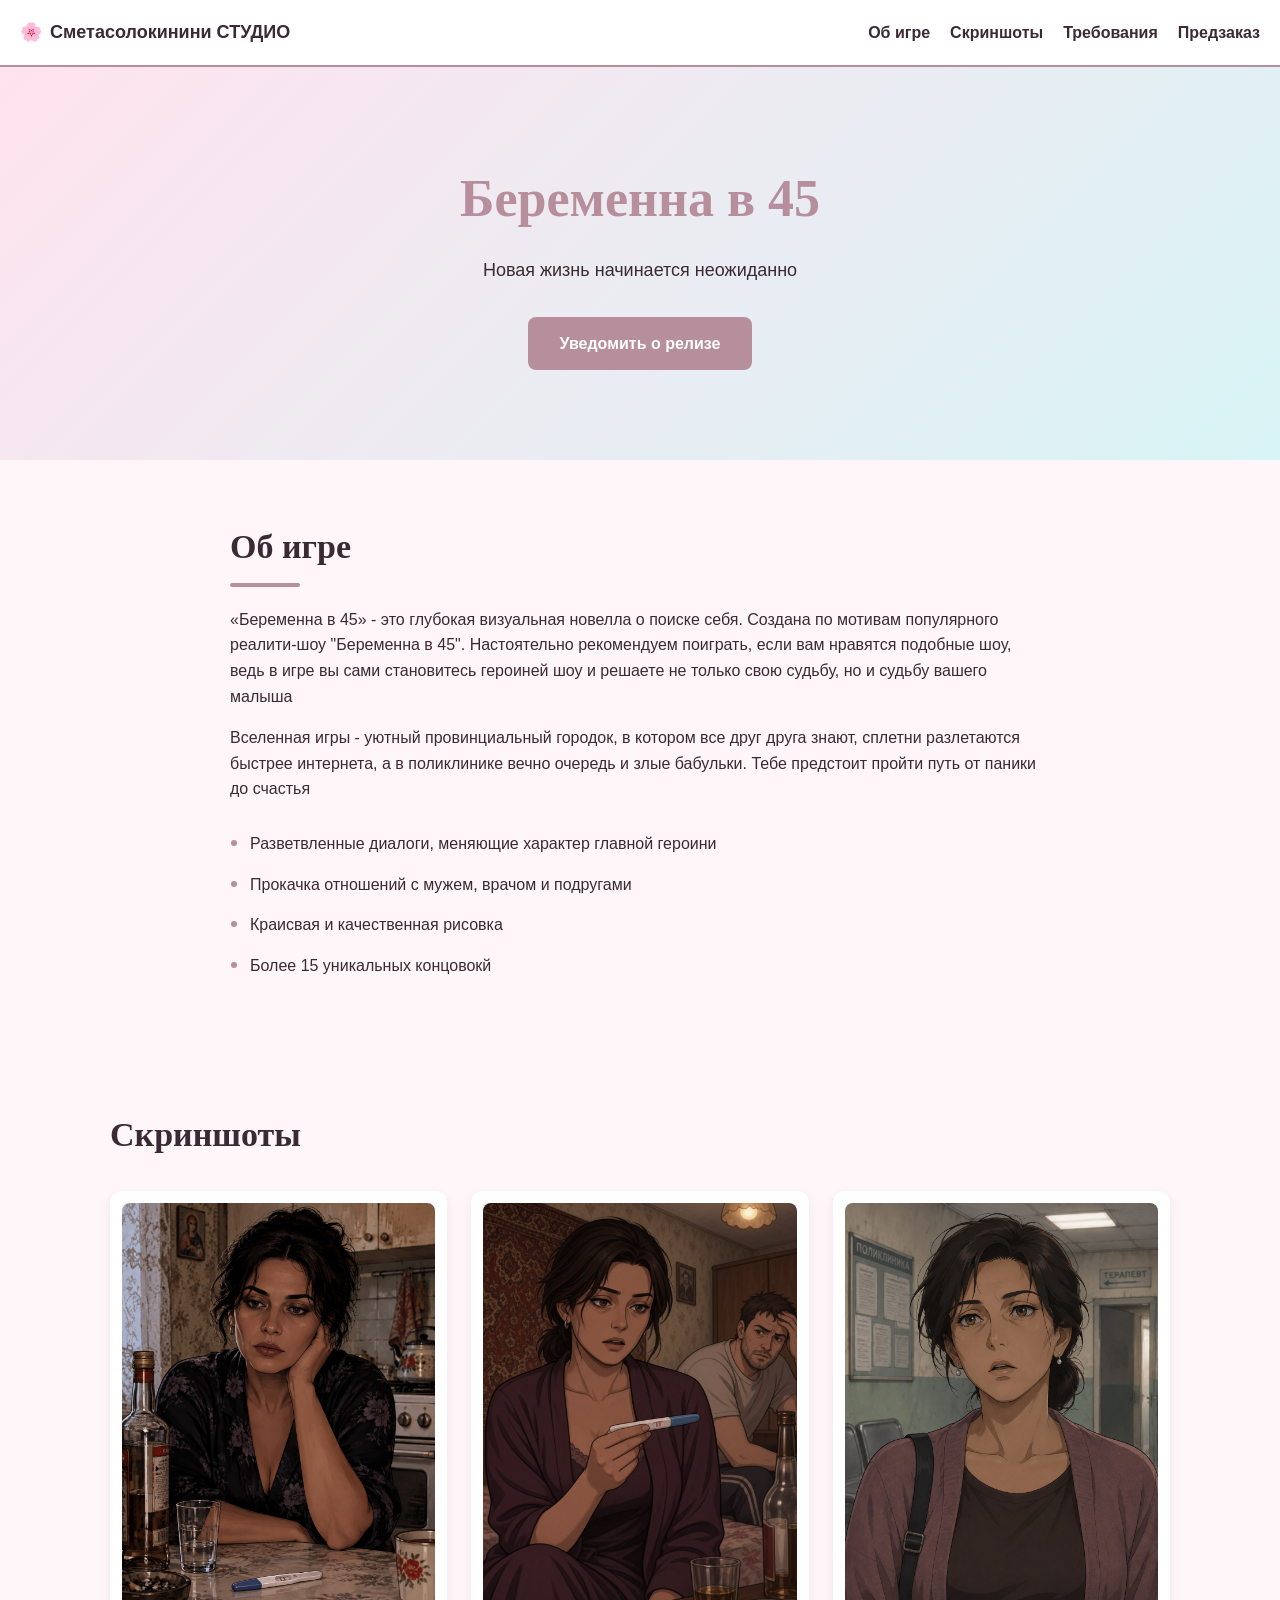
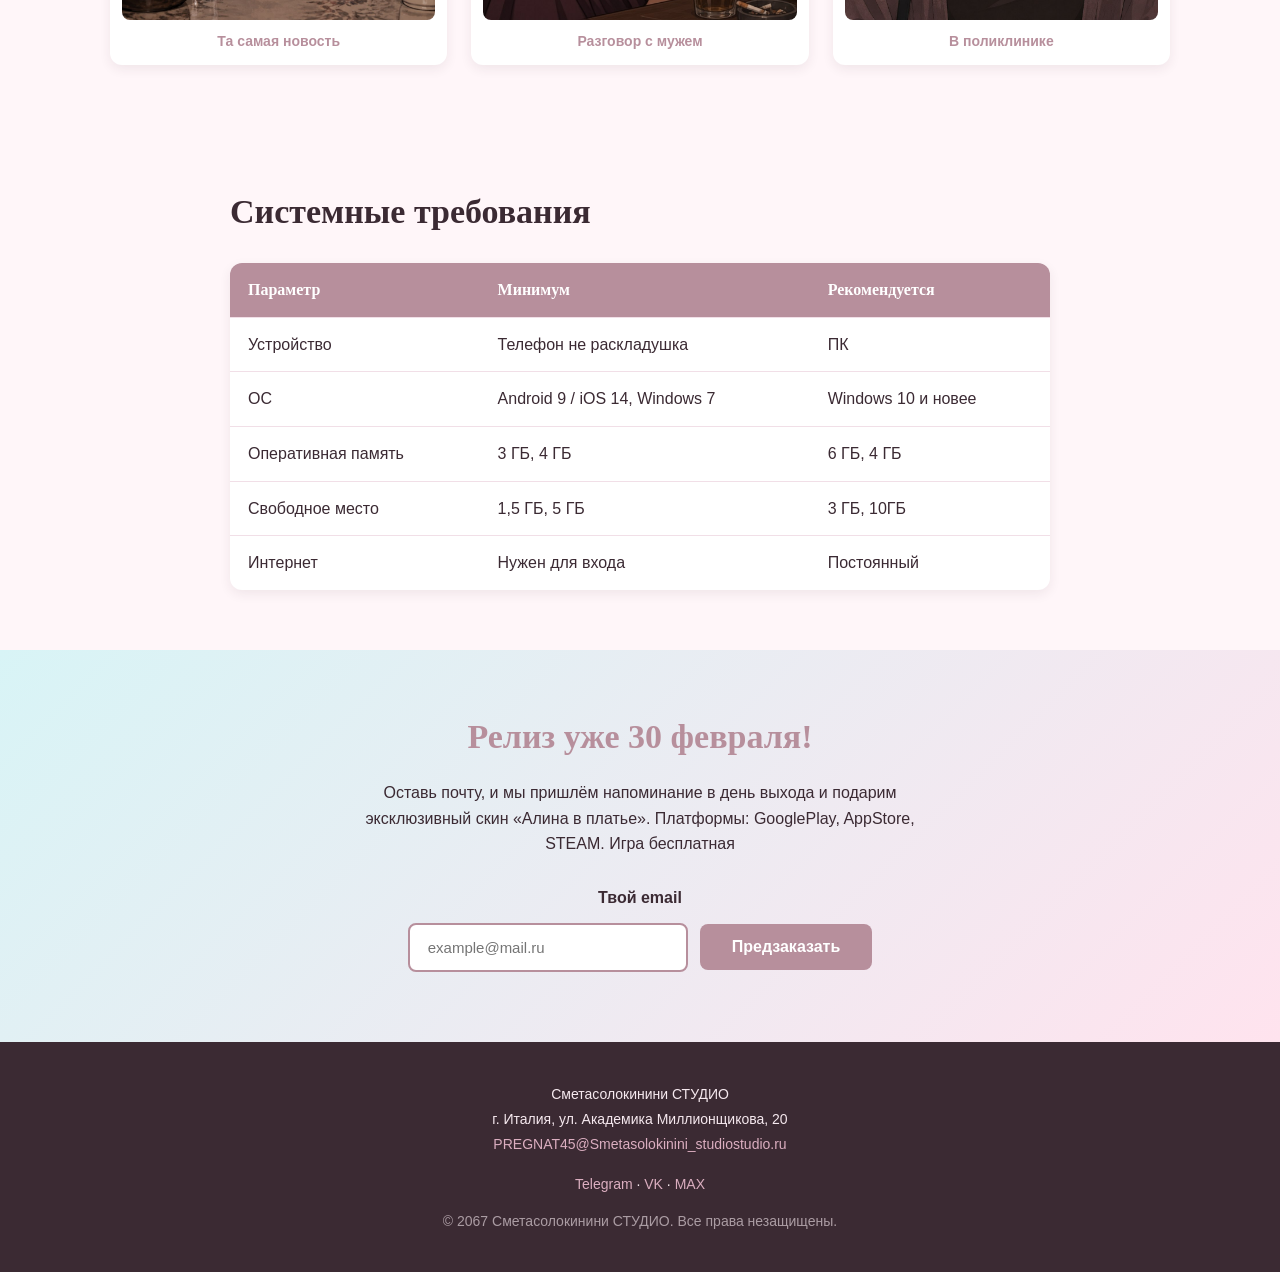
<file: index.html>
<!DOCTYPE html>
<html lang="ru">
<head>
    <meta charset="UTF-8">
    <meta name="viewport" content="width=device-width, initial-scale=1.0">
    <title>Беременна в 45</title>
    <link rel="stylesheet" href="style.css">
</head>
<body>
    <header class="header">
        <div class="logo">
            <span class="logo-mark">🌸</span>
            <span>Сметасолокинини СТУДИО</span>
        </div>
        <nav class="nav">
            <ul>
                <li><a href="#about">Об игре</a></li>
                <li><a href="#screens">Скриншоты</a></li>
                <li><a href="#specs">Требования</a></li>
                <li><a href="#cta">Предзаказ</a></li>
            </ul>
        </nav>
    </header>

    <main>
        <section class="hero" id="hero">
            <h1>Беременна в 45</h1>
            <p class="slogan">Новая жизнь начинается неожиданно</p>
            <a href="#cta" class="btn">Уведомить о релизе</a>
        </section>



        <section class="about" id="about">
            <h2>Об игре</h2>
            <p>
                «Беременна в 45» - это глубокая визуальная новелла о поиске себя. Создана по мотивам популярного реалити-шоу "Беременна в 45". Настоятельно рекомендуем поиграть, если вам нравятся подобные шоу, 
                ведь в игре вы сами становитесь героиней шоу и решаете не только свою судьбу, но и судьбу вашего малыша
            </p>
            <p>
                Вселенная игры - уютный провинциальный городок, в котором все друг друга знают,
                сплетни разлетаются быстрее интернета, а в поликлинике вечно очередь и злые бабульки.
                Тебе предстоит пройти путь от паники до счастья 
            </p>

            <ul class="features">
                <li>Разветвленные диалоги, меняющие характер главной героини</li>
                <li>Прокачка отношений с мужем, врачом и подругами</li>
                <li>Краисвая и качественная рисовка</li>
                <li>Более 15 уникальных концовокй</li>
            </ul>
        </section>



        <section class="screens" id="screens">
            <h2>Скриншоты</h2>
            <div class="screens-grid">
                <figure>
                    <img src="screen1.png" alt="Главная героиня узнаёт новость в поликлинике" width="600" height="400">
                    <figcaption>Та самая новость</figcaption>
                </figure>
                <figure>
                    <img src="screen2.png" alt="Диалог с мужем на кухне" width="600" height="400">
                    <figcaption>Разговор с мужем</figcaption>
                </figure>
                <figure>
                    <img src="screen3.png" alt="Обустройство детской комнаты" width="600" height="400">
                    <figcaption>В поликлинике</figcaption>
                </figure>
            </div>
        </section>

    


        <section class="specs" id="specs">
            <h2>Системные требования</h2>
            <table>
                <thead>
                    <tr>
                        <th>Параметр</th>
                        <th>Минимум</th>
                        <th>Рекомендуется</th>
                    </tr>
                </thead>
                <tbody>
                    <tr>
                        <td>Устройство</td>
                        <td>Телефон не раскладушка</td>
                        <td>ПК</td>
                    </tr>
                    <tr>
                        <td>ОС</td>
                        <td>Android 9 / iOS 14, Windows 7</td>
                        <td>Windows 10 и новее</td>
                    </tr>
                    <tr>
                        <td>Оперативная память</td>
                        <td>3 ГБ, 4 ГБ</td>
                        <td>6 ГБ, 4 ГБ</td>
                    </tr>
                    <tr>
                        <td>Свободное место</td>
                        <td>1,5 ГБ, 5 ГБ</td>
                        <td>3 ГБ, 10ГБ</td>
                    </tr>
                    <tr>
                        <td>Интернет</td>
                        <td>Нужен для входа</td>
                        <td>Постоянный</td>
                    </tr>
                </tbody>
            </table>
        </section>


        <section class="cta" id="cta">
            <h2>Релиз уже 30 февраля!</h2>
            <p>
                Оставь почту, и мы пришлём напоминание в день выхода
                и подарим эксклюзивный скин «Алина в платье».
                Платформы: GooglePlay, AppStore, STEAM. Игра бесплатная
            </p>
            <form class="cta-form">
                <label for="email">Твой email</label>
                <input type="email" id="email" name="email" placeholder="example@mail.ru" required>
                <button type="submit" class="btn">Предзаказать</button>
            </form>
        </section>

    </main>





    <footer class="footer">
        <address>
            Сметасолокинини СТУДИО<br>
            г. Италия, ул. Академика Миллионщикова, 20<br>
            <a href="mailto:hello@cozystudio.ru">PREGNAT45@Smetasolokinini_studiostudio.ru</a>
        </address>
        <p class="socials">
            <a href="#">Telegram</a> · <a href="#">VK</a> · <a href="#">MAX</a>
        </p>
        <p class="copyright">© 2067 Сметасолокинини СТУДИО. Все права незащищены.</p>
    </footer>

</body>
</html>
</file>
<file: style.css>
* {
    margin: 0;
    padding: 0;
    box-sizing: border-box;
}


:root {
    --bg: #fff6f9;         
    --text: #3b2a33;     
    --accent: #b78f9c;    
    --accent-2: #dbaec0;   
    --card: #ffffff;        
}

body {
    font-family: Verdana, Geneva, sans-serif;
    background: var(--bg);
    color: var(--text);
    line-height: 1.6;
}

h1, h2 {
    font-family: Georgia, "Times New Roman", serif;
}


section, .header, .footer {
    padding-left: 20px;
    padding-right: 20px;
}


.header {
    display: flex;
    justify-content: space-between;
    align-items: center;
    flex-wrap: wrap;
    gap: 16px;
    padding-top: 18px;
    padding-bottom: 18px;
    background: var(--card);
    border-bottom: 2px solid var(--accent);
    position: sticky;
    top: 0;
}

.logo {
    display: flex;
    align-items: center;
    gap: 8px;
    font-weight: bold;
    font-size: 18px;
}

.nav ul {
    display: flex;
    flex-wrap: wrap;
    gap: 20px;
    list-style: none;
}

.nav a {
    color: var(--text);
    text-decoration: none;
    font-weight: bold;
    padding-bottom: 4px;
    border-bottom: 2px solid transparent;
    transition: color 0.3s, border-color 0.3s;
}

.nav a:hover {
    color: var(--accent);
    border-bottom-color: var(--accent);
}


.hero {
    text-align: center;
    padding-top: 90px;
    padding-bottom: 90px;
    background: linear-gradient(135deg, #ffe3ee 0%, #d8f4f6 100%);
}

.hero h1 {
    font-size: 52px;
    margin-bottom: 16px;
    color: var(--accent);
}

.slogan {
    font-size: 18px;
    margin-bottom: 32px;
    max-width: 480px;
    margin-left: auto;
    margin-right: auto;
}


.btn {
    display: inline-block;
    background: var(--accent);
    color: #ffffff;
    text-decoration: none;
    border: none;
    padding: 14px 32px;
    border-radius: 8px;
    font-weight: bold;
    font-size: 16px;
    font-family: inherit;
    cursor: pointer;
    transition: box-shadow 0.3s, transform 0.2s, background 0.3s;
}

.btn:hover {
    background: var(--accent-2);
    transform: translateY(-3px);
    box-shadow: 0 0 20px var(--accent-2);
}


.about {
    padding-top: 60px;
    padding-bottom: 60px;
    max-width: 860px;
    margin: 0 auto;
}

.about h2 {
    font-size: 34px;
    margin-bottom: 20px;
    position: relative;
    padding-bottom: 12px;
}


.about h2::after {
    content: "";
    position: absolute;
    left: 0;
    bottom: 0;
    width: 70px;
    height: 4px;
    background: var(--accent);
    border-radius: 2px;
}

.about p {
    margin-bottom: 16px;
}

.features {
    margin-top: 24px;
    margin-left: 20px;
}

.features li {
    margin-bottom: 10px;
}

.features li::marker {
    color: var(--accent);
    font-size: 20px;
}


.screens {
    padding-top: 60px;
    padding-bottom: 60px;
    max-width: 1100px;
    margin: 0 auto;
}

.screens h2 {
    font-size: 34px;
    margin-bottom: 28px;
}

.screens-grid {
    display: grid;
    grid-template-columns: repeat(3, 1fr);
    gap: 24px;
}

figure {
    background: var(--card);
    padding: 12px;
    border-radius: 12px;
    box-shadow: 0 4px 12px rgba(59, 42, 51, 0.08);
    transition: transform 0.3s, box-shadow 0.3s;
}

figure:hover {
    transform: translateY(-6px);
    box-shadow: 0 10px 24px rgba(232, 92, 138, 0.25);
}

figure img {
    width: 100%;
    height: auto;
    border-radius: 8px;
    display: block;
}

figcaption {
    margin-top: 10px;
    text-align: center;
    font-size: 14px;
    color: var(--accent);
    font-weight: bold;
}


.specs {
    padding-top: 60px;
    padding-bottom: 60px;
    max-width: 860px;
    margin: 0 auto;
}

.specs h2 {
    font-size: 34px;
    margin-bottom: 24px;
}

table {
    width: 100%;
    border-collapse: collapse;
    background: var(--card);
    border-radius: 12px;
    overflow: hidden;
    box-shadow: 0 4px 12px rgba(59, 42, 51, 0.08);
}

th, td {
    padding: 14px 18px;
    text-align: left;
    border-bottom: 1px solid #f1dfe7;
}

th {
    background: var(--accent);
    color: #ffffff;
    font-family: Georgia, serif;
    font-size: 16px;
}

tbody tr:last-child td {
    border-bottom: none;
}

tbody tr:hover {
    background: #fff0f6;
}


.cta {
    padding-top: 60px;
    padding-bottom: 70px;
    text-align: center;
    background: linear-gradient(135deg, #d8f4f6 0%, #ffe3ee 100%);
}

.cta h2 {
    font-size: 34px;
    margin-bottom: 16px;
    color: var(--accent);
}

.cta p {
    max-width: 560px;
    margin: 0 auto 28px;
}

.cta-form {
    display: flex;
    flex-wrap: wrap;
    justify-content: center;
    align-items: center;
    gap: 12px;
}

.cta-form label {
    width: 100%;
    font-weight: bold;
}

.cta-form input {
    padding: 14px 18px;
    width: 280px;
    border: 2px solid var(--accent);
    border-radius: 8px;
    font-size: 15px;
    font-family: inherit;
    outline: none;
    transition: box-shadow 0.3s;
}

.cta-form input:focus {
    box-shadow: 0 0 0 4px rgba(232, 92, 138, 0.2);
}


.footer {
    background: var(--text);
    color: #f6e9ef;
    text-align: center;
    padding-top: 40px;
    padding-bottom: 40px;
    font-size: 14px;
}

.footer address {
    font-style: normal;
    margin-bottom: 16px;
    line-height: 1.8;
}

.footer a {
    color: var(--accent-2);
    text-decoration: none;
    transition: color 0.3s;
}

.footer a:hover {
    color: var(--accent);
    text-decoration: underline;
}

.socials {
    margin-bottom: 14px;
}

.copyright {
    opacity: 0.6;
}


@media (max-width: 768px) {
    .header {
        flex-direction: column;
        align-items: flex-start;
    }

    .nav ul {
        flex-direction: column;
        gap: 8px;
    }

    .hero h1 {
        font-size: 34px;
    }

    .hero {
        padding-top: 60px;
        padding-bottom: 60px;
    }

    .screens-grid {
        grid-template-columns: 1fr;  
    }

    .cta-form input {
        width: 100%;
    }
}
</file>
